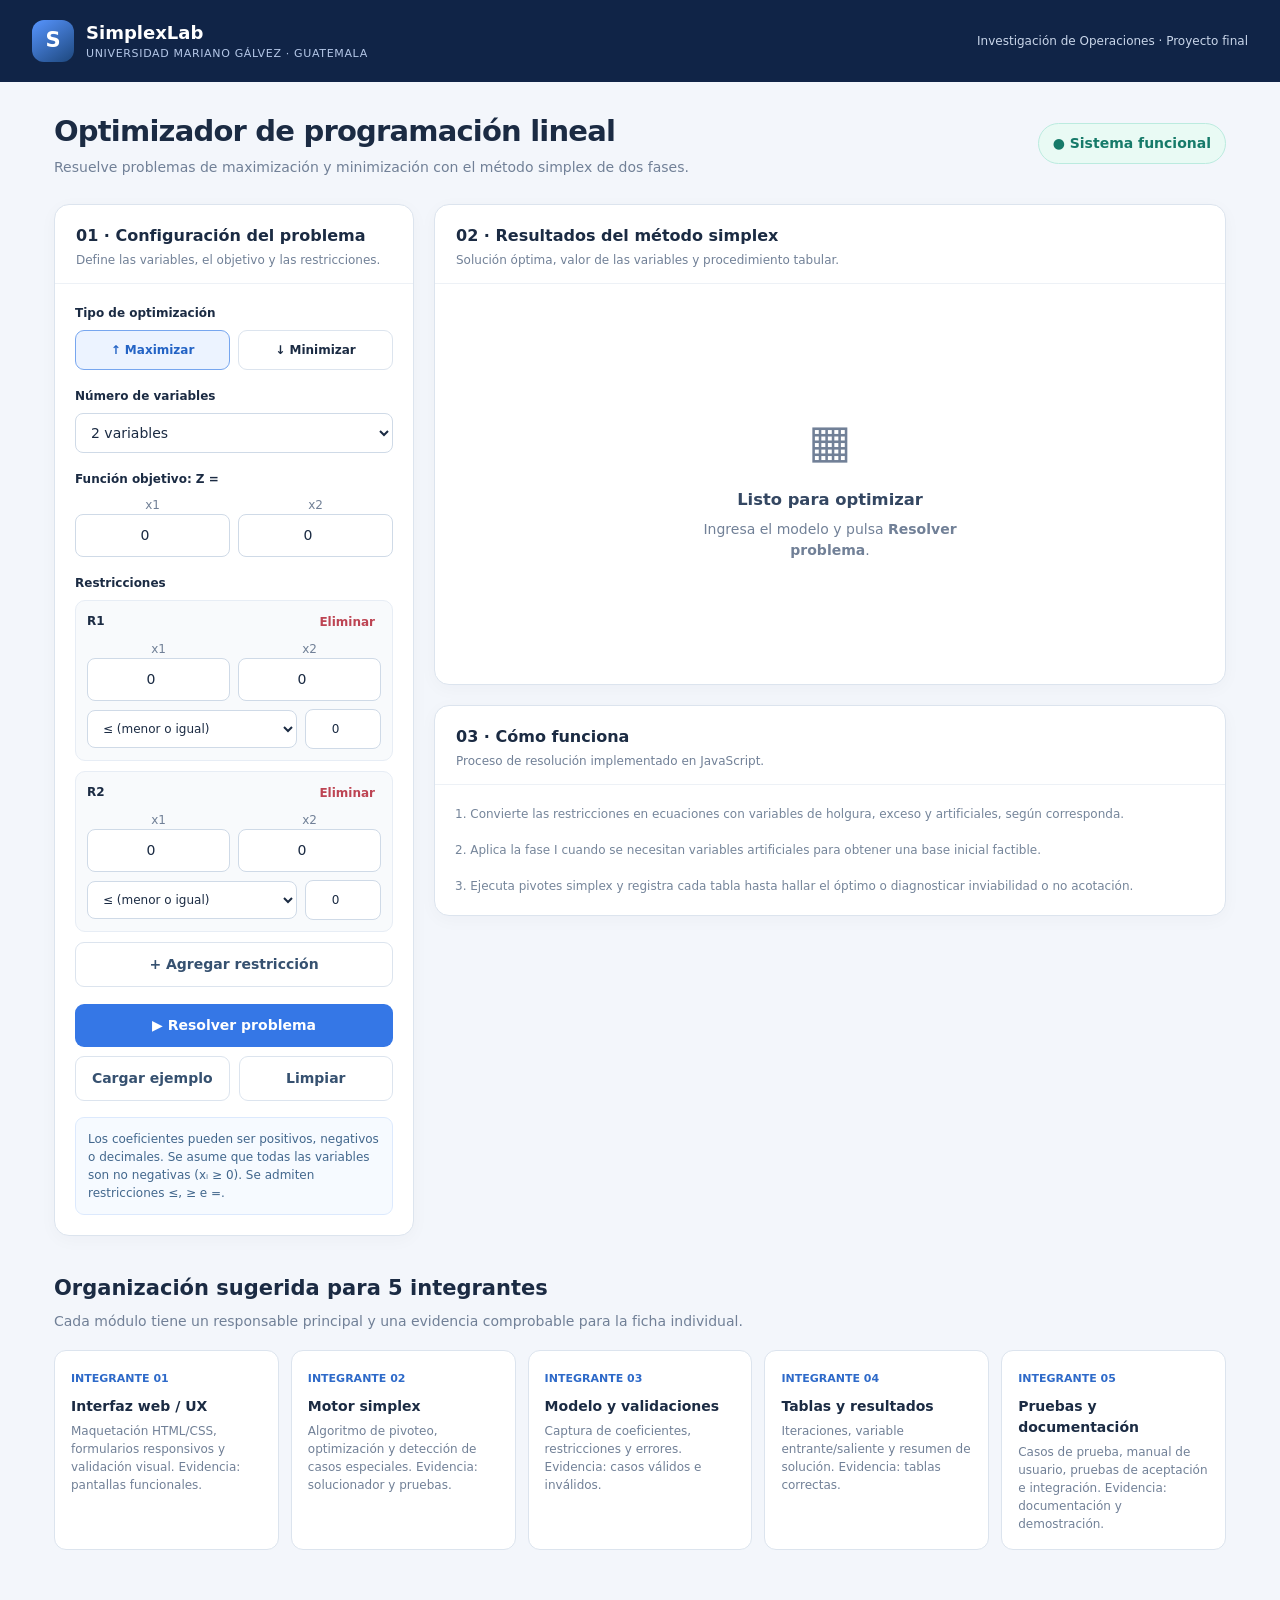
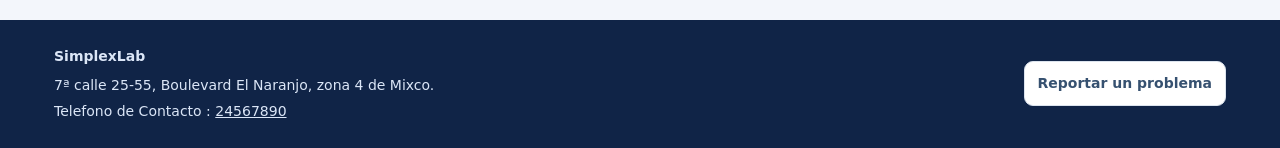
<file: version-html/index.html>
<!doctype html>
<html lang="es">
  <head>
    <meta charset="utf-8" />
    <meta name="viewport" content="width=device-width, initial-scale=1" />
    <title>SimplexLab | Investigación de Operaciones</title>
    <link rel="stylesheet" href="css/styles.css" />
  </head>
  <body>
    <header>
      <div class="brand">
        <div class="mark">S</div>
        <div>
          <strong>SimplexLab</strong
          ><small>UNIVERSIDAD MARIANO GÁLVEZ · GUATEMALA</small>
        </div>
      </div>
      <div class="course">Investigación de Operaciones · Proyecto final</div>
    </header>
    <main class="wrap">
      <div class="hero">
        <div>
          <h1>Optimizador de programación lineal</h1>
          <p>
            Resuelve problemas de maximización y minimización con el método
            simplex de dos fases.
          </p>
        </div>
        <div class="status">● Sistema funcional</div>
      </div>
      <div class="layout">
        <section>
          <div class="card">
            <div class="cardhead">
              <h2>01 · Configuración del problema</h2>
              <p>Define las variables, el objetivo y las restricciones.</p>
            </div>
            <div class="cardbody">
              <div class="field">
                <label>Tipo de optimización</label>
                <div class="mode">
                  <label
                    ><input type="radio" name="mode" value="max" checked /><span
                      >↑ Maximizar</span
                    ></label
                  ><label
                    ><input type="radio" name="mode" value="min" /><span
                      >↓ Minimizar</span
                    ></label
                  >
                </div>
              </div>
              <div class="field">
                <label>Número de variables</label
                ><select id="vars">
                  <option value="2">2 variables</option>
                  <option value="3">3 variables</option>
                  <option value="4">4 variables</option>
                  <option value="5">5 variables</option>
                  <option value="6">6 variables</option>
                </select>
              </div>
              <div class="field">
                <label>Función objetivo: Z =</label>
                <div id="objective" class="coefs" style="--cols: 2"></div>
              </div>
              <div class="field">
                <div class="subheading">Restricciones</div>
                <div id="constraints"></div>
                <button class="btn secondary" id="add" style="width: 100%">
                  + Agregar restricción
                </button>
              </div>
              <div class="actions">
                <button class="btn primary" id="solve">
                  ▶ Resolver problema</button
                ><button class="btn secondary" id="example">
                  Cargar ejemplo</button
                ><button class="btn secondary" id="clear">Limpiar</button>
              </div>
              <div class="tip">
                Los coeficientes pueden ser positivos, negativos o decimales. Se
                asume que todas las variables son no negativas (xᵢ ≥ 0). Se
                admiten restricciones ≤, ≥ e =.
              </div>
            </div>
          </div>
        </section>
        <section>
          <div class="card">
            <div class="cardhead">
              <h2>02 · Resultados del método simplex</h2>
              <p>
                Solución óptima, valor de las variables y procedimiento tabular.
              </p>
            </div>
            <div id="results">
              <div class="result-empty">
                <div class="graphic">▦</div>
                <h3>Listo para optimizar</h3>
                <p>
                  Introduce tu función objetivo y tus restricciones, o carga un
                  ejemplo, y pulsa <b>Resolver problema</b>.
                </p>
              </div>
            </div>
          </div>
          <div class="card">
            <div class="cardhead">
              <h2>03 · Cómo funciona</h2>
              <p>Proceso de resolución implementado en JavaScript.</p>
            </div>
            <div class="cardbody">
              <div class="notice">
                1. Convierte las restricciones en ecuaciones con variables de
                holgura, exceso y artificiales, según corresponda.<br /><br />2.
                Aplica la fase I cuando se necesitan variables artificiales para
                obtener una base inicial factible.<br /><br />3. Ejecuta pivotes
                simplex y registra cada tabla hasta hallar el óptimo o
                diagnosticar inviabilidad o no acotación.
              </div>
            </div>
          </div>
        </section>
      </div>
      <section class="below">
        <h2>Organización sugerida para 5 integrantes</h2>
        <p>
          Cada módulo tiene un responsable principal y una evidencia comprobable
          para la ficha individual.
        </p>
        <div class="team">
          <div class="teamcard">
            <span class="number">INTEGRANTE 01</span>
            <h3>Interfaz web / UX</h3>
            <p>
              Maquetación HTML/CSS, formularios responsivos y validación visual.
              Evidencia: pantallas funcionales.
            </p>
          </div>
          <div class="teamcard">
            <span class="number">INTEGRANTE 02</span>
            <h3>Motor simplex</h3>
            <p>
              Algoritmo de pivoteo, optimización y detección de casos
              especiales. Evidencia: solucionador y pruebas.
            </p>
          </div>
          <div class="teamcard">
            <span class="number">INTEGRANTE 03</span>
            <h3>Modelo y validaciones</h3>
            <p>
              Captura de coeficientes, restricciones y errores. Evidencia: casos
              válidos e inválidos.
            </p>
          </div>
          <div class="teamcard">
            <span class="number">INTEGRANTE 04</span>
            <h3>Tablas y resultados</h3>
            <p>
              Iteraciones, variable entrante/saliente y resumen de solución.
              Evidencia: tablas correctas.
            </p>
          </div>
          <div class="teamcard">
            <span class="number">INTEGRANTE 05</span>
            <h3>Pruebas y documentación</h3>
            <p>
              Casos de prueba, manual de usuario, pruebas de aceptación e
              integración. Evidencia: documentación y demostración.
            </p>
          </div>
        </div>
      </section>
    </main>
    <footer class="site-footer">
      <div>
        <strong>SimplexLab</strong>
        <address>
          7ª calle 25-55, Boulevard El Naranjo, zona 4 de Mixco.
        </address>
        <p>Telefono de Contacto : <a href="tel:24567890">24567890</a></p>
      </div>
      <a
        class="btn secondary"
        href="mailto:alvizures1024@gmail.com?subject=Reporte%20de%20problema%20en%20SimplexLab"
        >Reportar un problema</a
      >
    </footer>
    <script src="js/export-csv.js" defer></script>
    <script src="js/app.js" defer></script>
  </body>
</html>
</file>
<file: version-html/css/styles.css>
:root {
  --navy: #102447;
  --navy2: #172f58;
  --blue: #3577e6;
  --teal: #19a88f;
  --ink: #1b2b43;
  --muted: #718097;
  --bg: #f3f6fb;
  --border: #dce4ee;
  --white: #fff;
  --gold: #f7b74d;
}
* {
  box-sizing: border-box;
}
body {
  margin: 0;
  background: var(--bg);
  color: var(--ink);
  font:
    14px/1.5 system-ui,
    -apple-system,
    Segoe UI,
    Arial,
    sans-serif;
}
button,
input,
select {
  font: inherit;
}
button {
  cursor: pointer;
}
header {
  background: var(--navy);
  color: white;
  padding: 19px 32px;
  display: flex;
  align-items: center;
  justify-content: space-between;
  gap: 16px;
}
.brand {
  display: flex;
  align-items: center;
  gap: 12px;
}
.mark {
  height: 42px;
  width: 42px;
  border-radius: 12px;
  background: linear-gradient(145deg, #5795ff, #1d477d);
  display: grid;
  place-items: center;
  color: #fff;
  font-weight: 900;
  font-size: 21px;
}
.brand strong {
  font-size: 18px;
}
.brand small {
  display: block;
  color: #b4c7e7;
  font-size: 11px;
  letter-spacing: 0.06em;
}
.course {
  color: #c9d6ea;
  font-size: 12px;
}
.wrap {
  max-width: 1220px;
  margin: auto;
  padding: 28px 24px 70px;
}
.hero {
  display: flex;
  justify-content: space-between;
  align-items: center;
  gap: 20px;
  margin-bottom: 26px;
}
.hero h1 {
  font-size: 29px;
  letter-spacing: -0.8px;
  margin: 0 0 4px;
}
.hero p {
  margin: 0;
  color: var(--muted);
}
.status {
  border: 1px solid #bbebdf;
  background: #e9faf4;
  padding: 9px 14px;
  border-radius: 50px;
  color: #167a69;
  font-weight: 650;
  white-space: nowrap;
}
.layout {
  display: grid;
  grid-template-columns: 360px minmax(0, 1fr);
  align-items: start;
  gap: 20px;
}
.card {
  background: white;
  border: 1px solid var(--border);
  box-shadow: 0 4px 18px #10244708;
  border-radius: 15px;
  overflow: hidden;
  margin-bottom: 20px;
}
.cardhead {
  padding: 19px 21px 14px;
  border-bottom: 1px solid #edf1f6;
}
.cardhead h2 {
  font-size: 16px;
  margin: 0 0 3px;
}
.cardhead p {
  font-size: 12px;
  margin: 0;
  color: var(--muted);
}
.cardbody {
  padding: 20px;
}
.field {
  margin-bottom: 17px;
}
.field label,
.subheading {
  display: block;
  font-weight: 650;
  font-size: 12px;
  margin-bottom: 8px;
}
.selectrow,
.minirow {
  display: flex;
  gap: 8px;
}
.selectrow > * {
  flex: 1;
  min-width: 0;
}
select,
input[type="number"] {
  border: 1px solid #cfdae7;
  border-radius: 8px;
  padding: 10px 11px;
  background: #fff;
  color: var(--ink);
  width: 100%;
  outline: none;
}
select:focus,
input:focus {
  border-color: var(--blue);
  box-shadow: 0 0 0 3px #3577e61b;
}
input[type="number"] {
  text-align: center;
  min-width: 0;
}
.mode {
  display: grid;
  grid-template-columns: 1fr 1fr;
  gap: 8px;
}
.mode label {
  display: block;
  margin: 0;
}
.mode input {
  position: absolute;
  opacity: 0;
}
.mode span {
  display: block;
  text-align: center;
  padding: 10px 6px;
  border: 1px solid var(--border);
  border-radius: 9px;
  font-weight: 650;
  cursor: pointer;
}
.mode input:checked + span {
  background: #ecf3ff;
  color: #2363c5;
  border-color: #77a6ef;
}
.coefs {
  display: grid;
  grid-template-columns: repeat(var(--cols), minmax(0, 1fr));
  gap: 8px;
}
.coeflabel {
  color: var(--muted);
  font-size: 12px;
  text-align: center;
}
.constraint {
  background: #f8fafc;
  border: 1px solid #e7edf5;
  padding: 11px;
  border-radius: 10px;
  margin-bottom: 10px;
}
.constraint-title {
  font-size: 12px;
  font-weight: 750;
  margin-bottom: 8px;
  display: flex;
  justify-content: space-between;
}
.constraint-title button {
  background: none;
  border: 0;
  color: #bd4453;
  font-size: 12px;
}
.constraint-grid {
  display: grid;
  gap: 7px;
  align-items: center;
}
.constraint-grid input {
  padding: 8px 2px;
  font-size: 13px;
}
.constraint-grid select {
  padding: 8px 2px;
  font-size: 13px;
}
.constraint-foot {
  display: grid;
  grid-template-columns: 1fr 76px;
  gap: 8px;
  margin-top: 8px;
  align-items: center;
  color: var(--muted);
  font-size: 12px;
}
.btn {
  border: 0;
  border-radius: 9px;
  padding: 11px 13px;
  font-weight: 700;
}
.primary {
  background: var(--blue);
  color: #fff;
}
.primary:hover {
  background: #2467d4;
}
.secondary {
  border: 1px solid var(--border);
  background: white;
  color: #365170;
}
.actions {
  display: grid;
  grid-template-columns: 1fr 1fr;
  gap: 9px;
  margin-top: 12px;
}
.actions .primary {
  grid-column: 1/-1;
}
.tip {
  background: #f6faff;
  border: 1px solid #dce9fd;
  border-radius: 9px;
  color: #42678d;
  font-size: 12px;
  padding: 12px;
  margin-top: 16px;
}
.result-empty {
  min-height: 400px;
  display: flex;
  flex-direction: column;
  justify-content: center;
  align-items: center;
  text-align: center;
  padding: 32px;
  color: var(--muted);
}
.graphic {
  font-size: 46px;
  margin-bottom: 12px;
}
.result-empty h3 {
  color: #344762;
  margin: 0 0 6px;
}
.result-empty p {
  max-width: 330px;
  margin: 0;
}
.summary {
  display: grid;
  grid-template-columns: repeat(3, minmax(0, 1fr));
  gap: 12px;
  padding: 18px 20px;
}
.metric {
  padding: 17px 15px;
  border: 1px solid var(--border);
  border-radius: 12px;
  background: #fbfdff;
}
.metric span {
  display: block;
  color: var(--muted);
  font-size: 12px;
}
.metric strong {
  font-size: 23px;
  color: #1d4478;
  overflow-wrap: anywhere;
}
.success {
  color: #0e876a;
  font-weight: 700;
  background: #e6f8f0;
  border-radius: 8px;
  padding: 10px 14px;
  margin: 0 20px 18px;
}
.error {
  background: #fff0ef;
  color: #9a3643;
  border-radius: 8px;
  padding: 14px 16px;
  margin: 20px;
}
.result-section {
  padding: 0 20px 22px;
}
.result-section h3 {
  font-size: 15px;
  margin: 8px 0 10px;
}
.result-section p {
  font-size: 12px;
  color: var(--muted);
}
.tablewrap {
  overflow-x: auto;
  border: 1px solid var(--border);
  border-radius: 9px;
  margin-bottom: 15px;
}
table {
  width: 100%;
  border-collapse: collapse;
  font-size: 12px;
  white-space: nowrap;
}
th {
  background: #eaf1fc;
  color: #315782;
}
td,
th {
  padding: 10px 12px;
  text-align: right;
  border-bottom: 1px solid #edf1f6;
}
td:first-child,
th:first-child {
  text-align: left;
  font-weight: 700;
}
tr:last-child td {
  border-bottom: none;
}
.pivot {
  background: #d5f8ed;
  font-weight: 800;
  color: #0d876b;
}
.iteration {
  margin-bottom: 20px;
}
.iteration h4 {
  font-size: 13px;
  margin: 6px 0;
}
.notice {
  font-size: 12px;
  color: #75859a;
}
.team {
  display: grid;
  grid-template-columns: repeat(5, minmax(0, 1fr));
  gap: 12px;
}
.teamcard {
  border: 1px solid var(--border);
  border-radius: 12px;
  background: #fff;
  padding: 16px;
}
.teamcard .number {
  color: #2e6ac9;
  font-weight: 800;
  font-size: 11px;
}
.teamcard h3 {
  font-size: 14px;
  margin: 8px 0 5px;
}
.teamcard p {
  font-size: 12px;
  color: var(--muted);
  margin: 0;
}
.below {
  margin-top: 10px;
}
.below h2 {
  font-size: 21px;
  margin-bottom: 6px;
}
.below > p {
  color: var(--muted);
  margin: 0 0 18px;
}
.hide {
  display: none;
}
@media (max-width: 920px) {
  .layout {
    grid-template-columns: 1fr;
  }
  .team {
    grid-template-columns: repeat(2, 1fr);
  }
  .hero {
    align-items: flex-start;
  }
}
@media (max-width: 600px) {
  header {
    padding: 14px 17px;
  }
  .course,
  .status {
    display: none;
  }
  .wrap {
    padding: 20px 12px;
  }
  .hero h1 {
    font-size: 24px;
  }
  .summary {
    grid-template-columns: 1fr;
  }
  .team {
    grid-template-columns: 1fr;
  }
  .cardbody {
    padding: 14px;
  }
  .cardhead {
    padding: 15px;
  }
}

/* Permite que las tablas se desplacen dentro de la tarjeta en pantallas pequeñas. */
.layout > section {
  min-width: 0;
}

/* Acceso, contacto y reportes. */
[hidden] {
  display: none !important;
}
input[type="email"],
input[type="password"],
input[type="text"],
textarea {
  width: 100%;
  border: 1px solid #cfdae7;
  border-radius: 8px;
  padding: 11px;
  color: var(--ink);
  background: white;
  font: inherit;
}
textarea {
  resize: vertical;
  min-height: 130px;
}
.auth-wrap {
  min-height: 65vh;
  display: grid;
  place-items: center;
  padding-top: 45px;
  padding-bottom: 45px;
}
.auth-card {
  width: 100%;
  max-width: 450px;
  margin: 0;
}
.auth-card h1 {
  margin: 0 0 5px;
  font-size: 25px;
}
.auth-submit {
  width: 100%;
}
.auth-switch {
  text-align: center;
  margin-bottom: 0;
  color: var(--muted);
}
.text-button {
  color: #2363c5;
  background: none;
  border: 0;
  padding: 5px;
  font-weight: 700;
}
.form-message {
  color: #9a3643;
  overflow-wrap: anywhere;
}
.form-message:empty {
  display: none;
}
.user-menu {
  display: flex;
  align-items: center;
  gap: 12px;
}
#user-name {
  overflow-wrap: anywhere;
  max-width: 180px;
}
.site-footer {
  background: var(--navy);
  color: #dbe6f7;
  padding: 26px max(24px, calc((100% - 1172px) / 2));
  display: flex;
  align-items: center;
  justify-content: space-between;
  gap: 20px;
}
.site-footer address {
  font-style: normal;
  margin-top: 8px;
}
.site-footer p {
  margin: 5px 0 0;
}
.site-footer a {
  color: inherit;
}
.site-footer a.btn {
  color: #365170;
  text-decoration: none;
}
.report-dialog {
  border: 1px solid var(--border);
  border-radius: 15px;
  padding: 24px;
  color: var(--ink);
  width: min(560px, calc(100% - 24px));
  max-height: 90vh;
  overflow-y: auto;
}
.report-dialog::backdrop {
  background: #10244799;
}
.dialog-heading {
  display: flex;
  align-items: center;
  justify-content: space-between;
  gap: 12px;
}
.dialog-heading h2 {
  font-size: 20px;
  margin: 0;
}
.mail-link {
  display: block;
  margin-top: 14px;
  color: #2363c5;
}
@media (max-width: 920px) {
  header {
    flex-wrap: wrap;
  }
  header .course {
    display: none;
  }
}
@media (max-width: 600px) {
  .site-footer {
    align-items: flex-start;
    flex-direction: column;
  }
  .user-menu {
    width: 100%;
    justify-content: space-between;
  }
  .auth-wrap {
    padding-top: 25px;
  }
}
@media print {
  .site-footer,
  .report-dialog,
  #auth-screen,
  .user-menu {
    display: none !important;
  }
}

/* Mantiene el contacto al pie de la ventana en pantallas con poco contenido. */
body {
  min-height: 100vh;
  display: flex;
  flex-direction: column;
}
main.wrap {
  width: 100%;
}
.auth-wrap {
  flex: 1;
  width: 100%;
  margin: 0 auto;
}
.site-footer {
  margin-top: auto;
  flex-shrink: 0;
}
</file>
